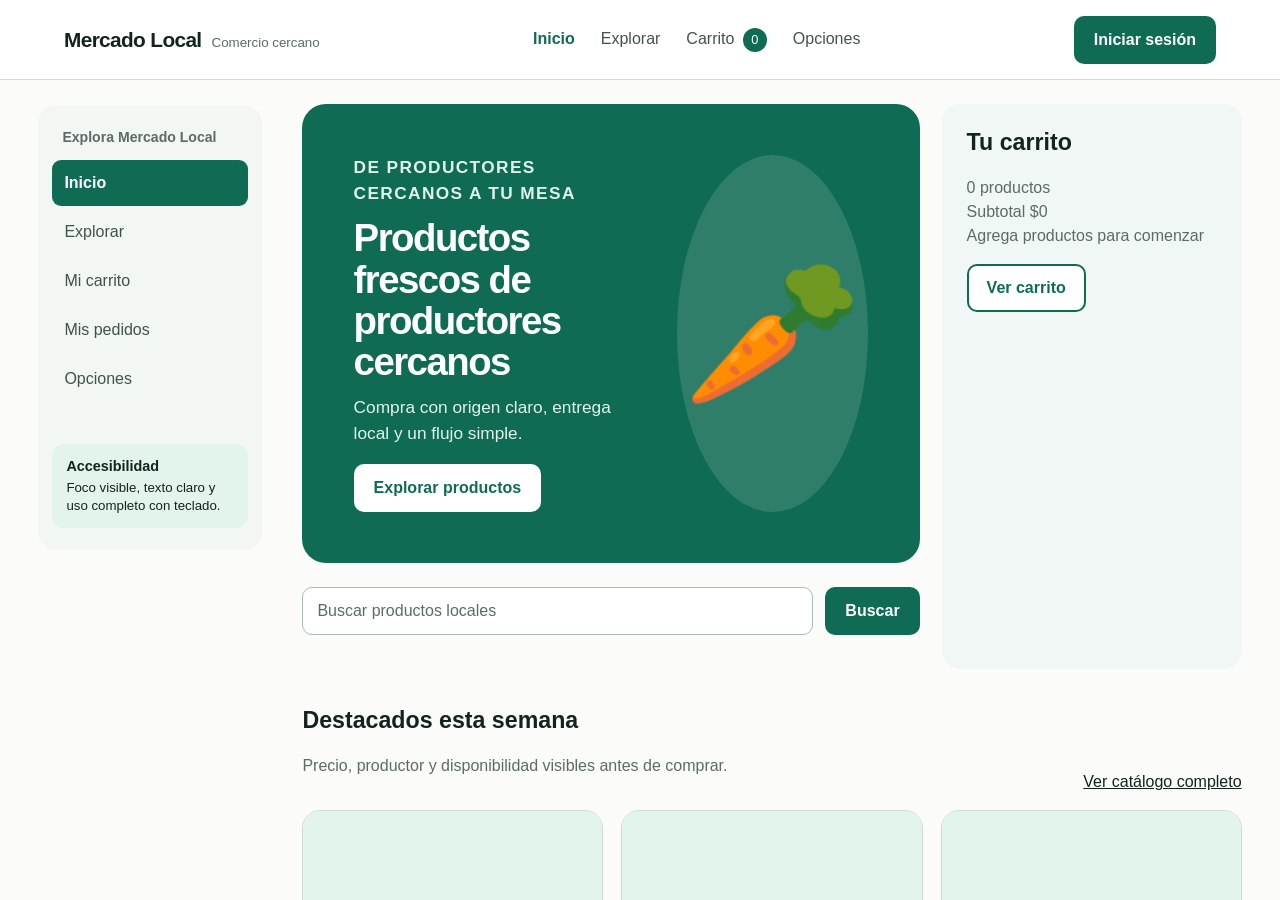
<file: mercado-local/index.html>
<!doctype html>
<html lang="es-MX">
  <head>
    <meta charset="utf-8" />
    <meta http-equiv="refresh" content="0; url=frontend/" />
    <meta name="viewport" content="width=device-width, initial-scale=1" />
    <title>Mercado Local</title>
  </head>
  <body>
    <p>Abriendo <a href="frontend/">Mercado Local</a>…</p>
  </body>
</html>
</file>
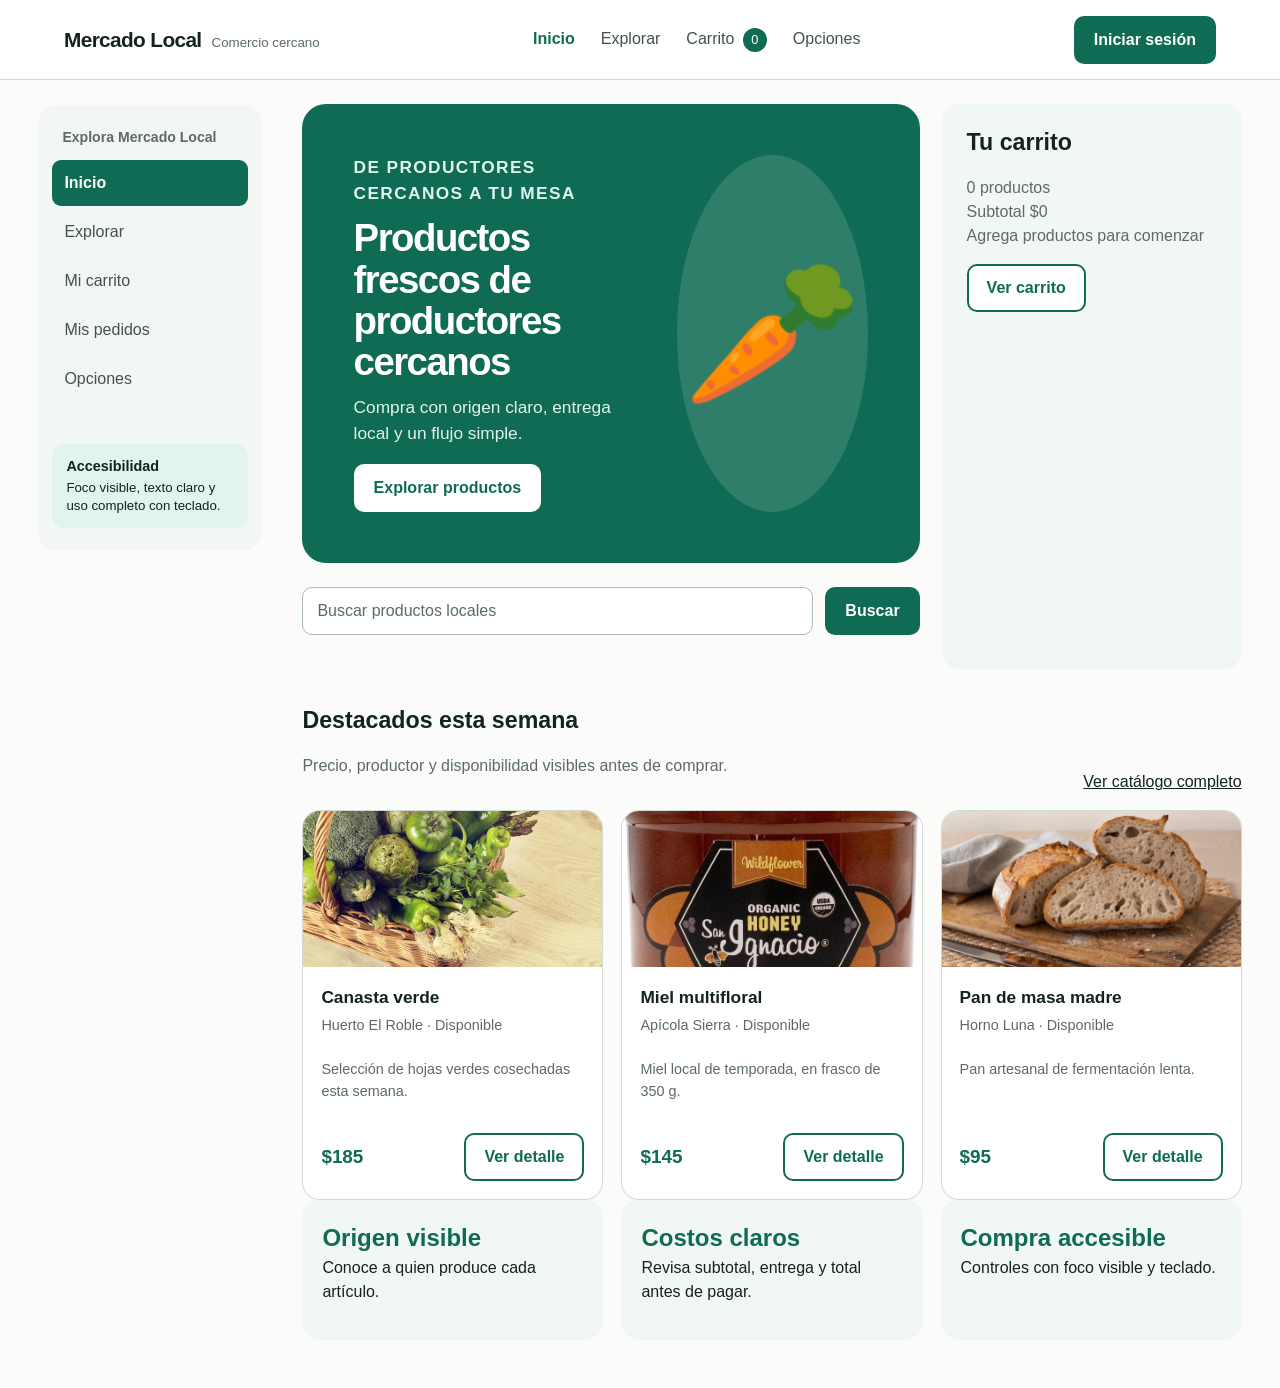
<file: mercado-local/frontend/index.html>
<!doctype html>
<html lang="es-MX">
  <head>
    <meta charset="UTF-8" />
    <meta name="viewport" content="width=device-width, initial-scale=1.0" />
    <meta name="description" content="Mercado Local, comercio electrónico de productos de productores cercanos." />
    <title>Mercado Local | Productos cercanos</title>
    <link rel="stylesheet" href="css/styles.css" />
    <link rel="stylesheet" href="css/accessibility.css" />
  </head>
  <body>
    <!-- Permite que las personas que usan teclado lleguen directamente al contenido. -->
    <a class="skip-link" href="#main-content">Saltar al contenido principal</a>

    <!-- Encabezado y navegación que se conservan entre cambios de vista. -->
    <header class="site-header">
      <a class="brand" href="#inicio" aria-label="Mercado Local, ir al inicio">
        <span>Mercado Local</span>
        <small>Comercio cercano</small>
      </a>
      <nav class="main-nav" aria-label="Navegación principal">
        <a href="#inicio" data-route="inicio">Inicio</a>
        <a href="#explorar" data-route="explorar">Explorar</a>
        <a href="#carrito" data-route="carrito">Carrito <span id="cart-count" class="cart-count" aria-live="polite">0</span></a>
        <a href="#opciones" data-route="opciones">Opciones</a>
      </nav>
      <a class="button button-primary account-button" id="account-link" href="#login" data-route="login">Iniciar sesión</a>
    </header>

    <!-- El contenido de #app se actualiza desde app.js según el hash de la URL. -->
    <div class="app-layout">
      <aside class="sidebar" aria-label="Atajos de Mercado Local">
        <p class="sidebar-label">Explora Mercado Local</p>
        <nav aria-label="Navegación lateral">
          <a href="#inicio" data-route="inicio">Inicio</a>
          <a href="#explorar" data-route="explorar">Explorar</a>
          <a href="#carrito" data-route="carrito">Mi carrito</a>
          <a href="#pedidos" data-route="pedidos">Mis pedidos</a>
          <a href="#opciones" data-route="opciones">Opciones</a>
        </nav>
        <section class="a11y-note" aria-labelledby="a11y-title">
          <h2 id="a11y-title">Accesibilidad</h2>
          <p>Foco visible, texto claro y uso completo con teclado.</p>
        </section>
      </aside>

      <main id="main-content" tabindex="-1">
        <div id="status-message" class="visually-hidden" role="status" aria-live="polite"></div>
        <noscript><p class="notice error">Activa JavaScript para usar Mercado Local.</p></noscript>
        <div id="app"></div>
      </main>
    </div>

    <div id="toast-message" class="toast-message" role="status" aria-live="polite" aria-atomic="true" hidden></div>

    <!-- El orden de carga es importante: datos, persistencia, acceso, accesibilidad e interfaz. -->
    <script src="js/catalog.js"></script>
    <script src="js/storage.js"></script>
    <script src="js/auth.js"></script>
    <script src="js/a11y.js"></script>
    <script src="js/app.js"></script>
  </body>
</html>
</file>
<file: mercado-local/frontend/css/styles.css>
/* Variables de color, superficies y sombras reutilizadas en todo el diseño. */
:root{
  --ink: #13231e;
  --muted: #5c6b65;
  --brand: #0f6b54;
  --brand-dark: #084b3b;
  --brand-soft: #e2f4eb;
  --on-brand: #ffffff;
  --hero-bg: #0f6b54;
  --hero-text: #ffffff;
  --hero-muted: #e1f4eb;
  --panel-soft: #f1f7f4;
  --sidebar-bg: #f2f7f4;
  --header-bg: rgba(255,255,255,.97);
  --nav-text: #42534c;
  --input-line: #aabcb4;
  --placeholder: #5c6b65;
  --eyebrow: #0f6b54;
  --origin-bg: #fffbef;
  --origin-text: #314840;
  --success-bg: #dff5e8;
  --success-text: #075a3c;
  --error-bg: #fbe7e7;
  --error-text: #851d1d;
  --on-success: #ffffff;
  --gold: #f5c75b;
  --surface: #fbfcfa;
  --panel: #ffffff;
  --line: #cedbd4;
  --danger: #a62b2b;
  --success: #0d744e;
  --shadow: 0 10px 28px rgba(10, 45, 34, 0.08);
}
*{
  box-sizing: border-box;
}
html{
  scroll-behavior: smooth;
}
body{
  margin: 0;
  min-width: 320px;
  color: var(--ink);
  background: var(--surface);
  font-family: Arial, Helvetica, sans-serif;
  line-height: 1.5;
}
a{
  color: inherit;
}
button, input, select{
  font: inherit;
}
button{
  cursor: pointer;
}
button, .button, input, select{
  border-radius: 10px;
}
/* Encabezado, navegación principal y navegación lateral. */
.site-header{
  position: sticky;
  top: 0;
  z-index: 5;
  display: flex;
  min-height: 80px;
  align-items: center;
  gap: 28px;
  padding: 14px clamp(20px, 5vw, 72px);
  background: var(--header-bg);
  border-bottom: 1px solid var(--line);
}
.brand{
  display: flex;
  gap: 10px;
  align-items: baseline;
  text-decoration: none;
  white-space: nowrap;
}
.brand span{
  font-size: 1.3rem;
  font-weight: 800;
  letter-spacing: -.03em;
}
.brand small{
  color: var(--muted);
}
.main-nav{
  display: flex;
  justify-content: center;
  gap: 26px;
  flex: 1;
}
.main-nav a, .sidebar nav a{
  text-decoration: none;
  color: var(--nav-text);
}
.main-nav a[aria-current="page"], .sidebar nav a[aria-current="page"]{
  color: var(--brand);
  font-weight: 700;
}
.account-button{
  flex-shrink: 0;
  white-space: nowrap;
}
.cart-count{
  display: inline-grid;
  min-width: 24px;
  height: 24px;
  place-items: center;
  color: var(--on-brand);
  background: var(--brand);
  border-radius: 999px;
  font-size: .8rem;
  margin-left: 4px;
}
/* Estructura general: barra lateral y contenido principal. */
.app-layout{
  display: grid;
  grid-template-columns: 224px minmax(0, 1fr);
  max-width: 1540px;
  margin: 0 auto;
  padding: 24px clamp(20px, 3vw, 48px) 48px;
  gap: 40px;
}
.sidebar{
  position: sticky;
  top: 105px;
  align-self: start;
  padding: 22px 14px;
  border-radius: 18px;
  background: var(--sidebar-bg);
}
.sidebar-label{
  margin: 0 0 12px;
  padding: 0 10px;
  color: var(--muted);
  font-size: .88rem;
  font-weight: 700;
}
.sidebar nav{
  display: grid;
  gap: 3px;
}
.sidebar nav a{
  padding: 11px 12px;
  border-radius: 9px;
}
.sidebar nav a[aria-current="page"]{
  background: var(--brand);
  color: var(--on-brand);
}
.a11y-note{
  margin: 42px 0 0;
  padding: 14px;
  border-radius: 12px;
  color: var(--ink);
  background: var(--brand-soft);
}
.a11y-note h2{
  margin: 0;
  font-size: .9rem;
}
.a11y-note p{
  margin: 4px 0 0;
  font-size: .83rem;
  line-height: 1.3;
}
main{
  min-width: 0;
}
.view-header{
  display: flex;
  justify-content: space-between;
  gap: 20px;
  align-items: end;
  margin: 12px 0 24px;
}
h1, h2, h3, p{
  margin-top: 0;
}
h1{
  margin-bottom: 6px;
  font-size: clamp(2rem, 3vw, 3rem);
  line-height: 1.08;
  letter-spacing: -.04em;
}
h2{
  font-size: 1.45rem;
  line-height: 1.2;
}
h3{
  margin-bottom: 4px;
  font-size: 1.08rem;
}
.muted{
  color: var(--muted);
}
.button{
  display: inline-flex;
  min-height: 46px;
  align-items: center;
  justify-content: center;
  padding: 10px 18px;
  border: 2px solid transparent;
  font-weight: 700;
  text-decoration: none;
}
.button-primary{
  color: var(--on-brand);
  background: var(--brand);
}
.button-primary:hover{
  background: var(--brand-dark);
}
.button-secondary{
  color: var(--brand);
  border-color: var(--brand);
  background: var(--panel);
}
.button-quiet{
  color: var(--brand);
  padding-inline: 0;
  background: transparent;
  text-decoration: underline;
}
/* Inicio, hero y tarjetas de productos. */
.hero{
  display: grid;
  grid-template-columns: 1.45fr .95fr;
  gap: 32px;
  min-height: 260px;
  padding: clamp(28px, 4vw, 56px);
  color: var(--hero-text);
  background: var(--hero-bg);
  border-radius: 24px;
}
.eyebrow{
  margin-bottom: 10px;
  color: var(--eyebrow);
  font-size: .82rem;
  font-weight: 800;
  letter-spacing: .08em;
  text-transform: uppercase;
}
.hero h1{
  max-width: 680px;
  margin-bottom: 12px;
}
.hero p{
  max-width: 620px;
  color: var(--hero-muted);
  font-size: 1.08rem;
}
.hero-art{
  display: grid;
  place-items: center;
  min-height: 140px;
  font-size: clamp(5.8rem, 12vw, 9rem);
  border-radius: 50%;
  background: rgba(255,255,255,.13);
}
.hero .button-primary{
  color: var(--hero-bg);
  background: var(--hero-text);
}
.hero .button-primary:hover{
  background: var(--hero-muted);
}
.search-form{
  display: grid;
  grid-template-columns: 1fr auto;
  gap: 12px;
  max-width: 740px;
  margin: 24px 0 34px;
}
input, select{
  width: 100%;
  min-height: 48px;
  padding: 10px 14px;
  color: var(--ink);
  background: var(--panel);
  border: 1px solid var(--input-line);
}
input::placeholder{
  color: var(--placeholder);
  opacity: 1;
}
label{
  display: block;
  margin-bottom: 7px;
  font-weight: 700;
}
.form-label{
  display: block;
  margin-bottom: 7px;
  font-weight: 700;
}
.section-heading{
  display: flex;
  align-items: end;
  justify-content: space-between;
  gap: 20px;
  margin: 38px 0 16px;
}
.product-grid{
  display: grid;
  grid-template-columns: repeat(3, minmax(0, 1fr));
  gap: 18px;
}
.product-card{
  display: flex;
  flex-direction: column;
  overflow: hidden;
  border: 1px solid var(--line);
  border-radius: 18px;
  background: var(--panel);
  box-shadow: 0 2px 0 rgba(10,45,34,.02);
}
.product-card img{
  width: 100%;
  height: 156px;
  object-fit: cover;
  background: var(--brand-soft);
}
.card-body{
  display: flex;
  height: 100%;
  flex-direction: column;
  gap: 8px;
  padding: 18px;
}
.card-meta{
  color: var(--muted);
  font-size: .9rem;
}
.price{
  color: var(--brand);
  font-size: 1.18rem;
  font-weight: 800;
}
.card-actions{
  display: flex;
  gap: 10px;
  align-items: center;
  justify-content: space-between;
  margin-top: auto;
  padding-top: 8px;
}
.quick-cart, .summary-card, .info-panel{
  border-radius: 18px;
  background: var(--panel-soft);
}
.quick-cart{
  padding: 25px;
}
.quick-cart p{
  margin-bottom: 16px;
  color: var(--muted);
}
.home-top{
  display: grid;
  grid-template-columns: minmax(0, 1fr) 300px;
  gap: 22px;
}
.info-grid{
  display: grid;
  grid-template-columns: repeat(3, 1fr);
  gap: 18px;
}
.info-panel{
  padding: 20px;
}
.info-panel strong{
  display: block;
  color: var(--brand);
  font-size: 1.5rem;
}
/* Catálogo, filtros y ficha de producto. */
.catalog-layout{
  display: grid;
  grid-template-columns: 230px minmax(0, 1fr);
  gap: 24px;
}
.filters{
  padding: 20px;
  align-self: start;
  border: 1px solid var(--line);
  border-radius: 16px;
  background: var(--panel);
}
.filters fieldset{
  display: grid;
  gap: 10px;
  padding: 0;
  border: 0;
}
.filters legend{
  margin-bottom: 12px;
  font-weight: 800;
}
.filter-option{
  display: flex;
  align-items: center;
  gap: 9px;
  font-weight: 400;
}
.filter-option input{
  width: 18px;
  min-height: auto;
}
.breadcrumb{
  margin-bottom: 20px;
  color: var(--muted);
  font-size: .92rem;
}
.detail-layout{
  display: grid;
  grid-template-columns: minmax(310px, .9fr) minmax(0, 1.1fr);
  gap: clamp(28px, 5vw, 76px);
  align-items: start;
}
.detail-image{
  display: grid;
  min-height: 370px;
  place-items: center;
  border-radius: 24px;
  background: var(--brand-soft);
}
.detail-image img{
  width: 100%;
  height: 100%;
  max-height: 460px;
  object-fit: cover;
  border-radius: 24px;
}
.origin{
  padding: 15px;
  border-left: 4px solid var(--gold);
  color: var(--origin-text);
  background: var(--origin-bg);
}
.quantity-control{
  display: inline-flex;
  align-items: center;
  overflow: hidden;
  border: 1px solid var(--input-line);
  border-radius: 10px;
}
.quantity-control button{
  width: 42px;
  height: 42px;
  border: 0;
  color: var(--ink);
  background: var(--panel);
  font-size: 1.25rem;
}
.quantity-control output{
  min-width: 42px;
  text-align: center;
  font-weight: 700;
}
.purchase-row{
  display: flex;
  gap: 14px;
  align-items: center;
  margin-top: 26px;
}
/* Carrito, pago y resumen de compra. */
.cart-layout, .checkout-layout{
  display: grid;
  grid-template-columns: minmax(0, 1.4fr) minmax(300px, .7fr);
  gap: 26px;
  align-items: start;
}
.cart-items, .checkout-form{
  display: grid;
  gap: 14px;
}
.cart-item{
  display: grid;
  grid-template-columns: 94px minmax(0, 1fr) auto;
  gap: 16px;
  align-items: center;
  padding: 14px;
  border: 1px solid var(--line);
  border-radius: 16px;
  background: var(--panel);
}
.cart-item img{
  width: 94px;
  height: 78px;
  object-fit: cover;
  border-radius: 10px;
  background: var(--brand-soft);
}
.summary-card{
  padding: 24px;
}
.summary-row{
  display: flex;
  justify-content: space-between;
  gap: 20px;
  margin: 12px 0;
}
.summary-total{
  margin-top: 18px;
  padding-top: 16px;
  border-top: 1px solid var(--line);
  font-size: 1.2rem;
  font-weight: 800;
}
.summary-card .button{
  width: 100%;
  margin-top: 18px;
}
.remove-button{
  color: var(--danger);
  border: 0;
  background: transparent;
  text-decoration: underline;
}
.notice{
  padding: 14px 16px;
  border-radius: 12px;
}
.notice.success{
  color: var(--success-text);
  background: var(--success-bg);
}
.notice.error{
  color: var(--error-text);
  background: var(--error-bg);
}
.field-error{
  min-height: 20px;
  margin: 4px 0 0;
  color: var(--danger);
  font-size: .88rem;
}
.invalid{
  border: 2px solid var(--danger);
}
.payment-choice{
  padding: 16px;
  border: 2px solid var(--brand);
  border-radius: 14px;
  background: var(--panel);
}
/* Confirmación de pedido y perfil de la persona usuaria. */
.confirmation{
  max-width: 760px;
  margin: 54px auto;
  padding: 42px;
  text-align: center;
  border-radius: 24px;
  background: var(--brand-soft);
}
.confirmation-mark{
  display: grid;
  width: 78px;
  height: 78px;
  place-items: center;
  margin: 0 auto 20px;
  color: var(--on-success);
  background: var(--success);
  border-radius: 50%;
  font-size: 2.4rem;
}
.profile-grid{
  display: grid;
  grid-template-columns: 1.15fr .85fr;
  gap: 22px;
}
.profile-card{
  padding: 24px;
  border: 1px solid var(--line);
  border-radius: 18px;
  background: var(--panel);
}
.options-card{
  max-width: 520px;
}
.options-card .toggle-row:first-child{
  padding-top: 0;
  border-top: 0;
}
/* Formularios de registro, acceso local y datos públicos de la cuenta. */
.auth-card{
  max-width: 540px;
  margin: 20px auto;
  padding: clamp(20px, 3vw, 36px);
}
.auth-form{
  display: grid;
  gap: 16px;
  margin-top: 28px;
}
.auth-form .field-error{
  margin-bottom: 0;
}
.auth-form .notice{
  margin-bottom: 0;
}
.password-toggle{
  display: flex;
  align-items: center;
  gap: 10px;
  margin: 10px 0 0;
  font-weight: 400;
}
.password-toggle input{
  width: 20px;
  min-height: 20px;
  margin: 0;
}
.auth-switch{
  margin-top: 28px;
  margin-bottom: 0;
  padding-top: 20px;
  border-top: 1px solid var(--line);
  text-align: center;
}
.auth-switch a{
  color: var(--brand);
  font-weight: 700;
}
.auth-form button:disabled{
  cursor: wait;
  opacity: .7;
}
.account-details{
  display: grid;
  gap: 16px;
  margin: 28px 0;
  overflow-wrap: anywhere;
}
.account-details dt{
  font-weight: 700;
}
.account-details dd{
  margin: 4px 0 0;
  color: var(--muted);
}
.auth-actions{
  display: flex;
  flex-wrap: wrap;
  gap: 12px;
}
.orders-list{
  display: grid;
  gap: 16px;
  max-width: 780px;
}
.order-card{
  display: flex;
  justify-content: space-between;
  gap: 24px;
  align-items: center;
  padding: 24px;
  border: 1px solid var(--line);
  border-radius: 18px;
  background: var(--panel);
}
.order-card h2{
  margin-bottom: 6px;
}
.order-summary{
  display: grid;
  justify-items: end;
  gap: 4px;
  color: var(--brand);
  text-align: right;
}
.button-danger{
  color: var(--danger);
  background: var(--panel);
  border-color: var(--danger);
}
.button-danger:hover{
  background: var(--error-bg);
}
.order-cancelled{
  color: var(--danger);
}
.cancel-order-dialog{
  width: min(520px, calc(100% - 32px));
  max-height: calc(100vh - 32px);
  padding: 28px;
  color: var(--ink);
  background: var(--panel);
  border: 1px solid var(--line);
  border-radius: 18px;
  box-shadow: var(--shadow);
}
.cancel-order-dialog::backdrop{
  background: rgba(0,0,0,.6);
}
.dialog-actions{
  display: flex;
  justify-content: flex-end;
  flex-wrap: wrap;
  gap: 12px;
  margin-top: 24px;
}
.toggle-row{
  display: flex;
  justify-content: space-between;
  align-items: center;
  gap: 20px;
  padding: 16px 0;
  border-top: 1px solid var(--line);
}
.toggle-row input{
  width: 22px;
  min-height: 22px;
}
/* Estados vacíos y adaptaciones responsivas. */
.empty-state{
  padding: 42px;
  text-align: center;
  border: 1px dashed var(--line);
  border-radius: 18px;
  background: var(--panel);
}
@media (max-width: 1024px){
  .app-layout{
    grid-template-columns: 190px minmax(0,1fr);
    gap: 24px;
  }
  .product-grid{
    grid-template-columns: repeat(2, minmax(0,1fr));
  }
  .home-top, .cart-layout, .checkout-layout{
    grid-template-columns: 1fr;
  }
  .quick-cart{
    display: flex;
    align-items: center;
    justify-content: space-between;
    gap: 20px;
  }
  .quick-cart p{
    margin: 0;
  }
}
@media (max-width: 768px){
  .site-header{
    flex-wrap: wrap;
    gap: 14px;
    padding: 13px 20px;
  }
  .brand{
    flex: 1;
  }
  .main-nav{
    order: 3;
    width: 100%;
    justify-content: space-between;
    gap: 8px;
  }
  .main-nav a{
    padding: 6px;
  }
  .app-layout{
    display: block;
    padding: 18px 16px 36px;
  }
  .sidebar{
    position: static;
    display: none;
  }
  .hero, .detail-layout, .profile-grid, .catalog-layout{
    grid-template-columns: 1fr;
  }
  .hero{
    min-height: 0;
  }
  .hero-art{
    display: none;
  }
  .product-grid, .info-grid{
    grid-template-columns: 1fr;
  }
  .view-header{
    align-items: start;
    flex-direction: column;
  }
  .filters{
    display: block;
  }
  .detail-image{
    min-height: 230px;
  }
  .order-card{
    align-items: flex-start;
    flex-direction: column;
  }
  .order-summary{
    justify-items: start;
    text-align: left;
  }
}
@media (max-width: 420px){
  .brand small{
    display: none;
  }
  .site-header{
    min-height: 70px;
  }
  h1{
    font-size: 2rem;
  }
  .search-form{
    grid-template-columns: 1fr;
  }
  .quick-cart{
    display: block;
  }
  .quick-cart p{
    margin: 0 0 14px;
  }
  .cart-item{
    grid-template-columns: 70px 1fr;
  }
  .cart-item img{
    width: 70px;
    height: 64px;
  }
  .cart-item > :last-child{
    grid-column: 2;
  }
  .confirmation{
    margin: 26px 0;
    padding: 28px 18px;
  }
}
</file>
<file: mercado-local/frontend/css/accessibility.css>
/* Foco, mensajes y preferencias de lectura para WCAG AA. */

/* Indicador de foco suficiente para teclado y lectores con baja visión. */
:focus-visible{
  outline: 3px solid var(--gold);
  outline-offset: 3px;
}
/* Al cambiar de vista se enfoca la región principal para lectores de pantalla.
   El indicador visual se conserva en enlaces, botones y campos interactivos. */
#main-content:focus-visible{
  outline: none;
}
/* Enlace de salto: aparece únicamente cuando recibe foco. */
.skip-link{
  position: fixed;
  z-index: 20;
  top: 8px;
  left: 8px;
  padding: 10px 14px;
  color: var(--ink);
  background: var(--panel);
  transform: translateY(-150%);
}
.skip-link:focus{
  transform: translateY(0);
}
.visually-hidden{
  position: absolute;
  width: 1px;
  height: 1px;
  padding: 0;
  margin: -1px;
  overflow: hidden;
  clip: rect(0,0,0,0);
  white-space: nowrap;
  border: 0;
}
/* Aviso visual que complementa las regiones aria-live del HTML. */
.toast-message{
  position: fixed;
  z-index: 30;
  right: 24px;
  bottom: 24px;
  max-width: min(420px, calc(100vw - 32px));
  padding: 16px 20px;
  color: var(--on-success);
  background: var(--success);
  border-radius: 14px;
  box-shadow: var(--shadow);
  font-weight: 700;
}
/* Preferencias que activa la persona usuaria desde Opciones. */
.large-text{
  font-size: 118%;
}
.high-contrast{
  --ink: #000;
  --muted: #23342d;
  --brand: #00523f;
  --brand-dark: #003b2e;
  --eyebrow: #00523f;
  --surface: #fff;
  --line: #587067;
}
/* Cada color cumple una función: enlaces, botones, banner y superficies.
   El texto de los botones se oscurece al usar el verde claro del tema oscuro. */
.dark-mode{
  color-scheme: dark;
  --ink: #edf7f1;
  --muted: #bdcbc4;
  --brand: #4dca9f;
  --brand-dark: #71ddb5;
  --brand-soft: #1b3a2f;
  --on-brand: #08261a;
  --hero-bg: #164a38;
  --hero-text: #f4fff9;
  --hero-muted: #cce9db;
  --panel-soft: #1c2e25;
  --sidebar-bg: #1a2a22;
  --header-bg: rgba(24,35,30,.97);
  --nav-text: #d9e7e0;
  --input-line: #6f8b7d;
  --placeholder: #b3c7bb;
  --eyebrow: #89dfb9;
  --origin-bg: #26372d;
  --origin-text: #edf7f1;
  --success-bg: #1b503b;
  --success-text: #d5f8e5;
  --error-bg: #582d2d;
  --error-text: #ffe0e0;
  --on-success: #08261a;
  --gold: #ffd778;
  --surface: #111916;
  --panel: #18231e;
  --line: #4b6157;
  --danger: #ffaaaa;
  --success: #71dcae;
  --shadow: 0 10px 28px rgba(0,0,0,.25);
}
/* Alto contraste también funciona cuando el modo oscuro está activo. */
.dark-mode.high-contrast{
  --surface: #080e0b;
  --panel: #111b15;
  --panel-soft: #14271c;
  --ink: #ffffff;
  --muted: #e0eee5;
  --brand: #7bf0b8;
  --line: #8eae9b;
  --input-line: #8eae9b;
  --nav-text: #ffffff;
  --placeholder: #d5e6dc;
}
@media (max-width: 420px){
  .toast-message{
    right: 16px;
    bottom: 16px;
  }
}
</file>
